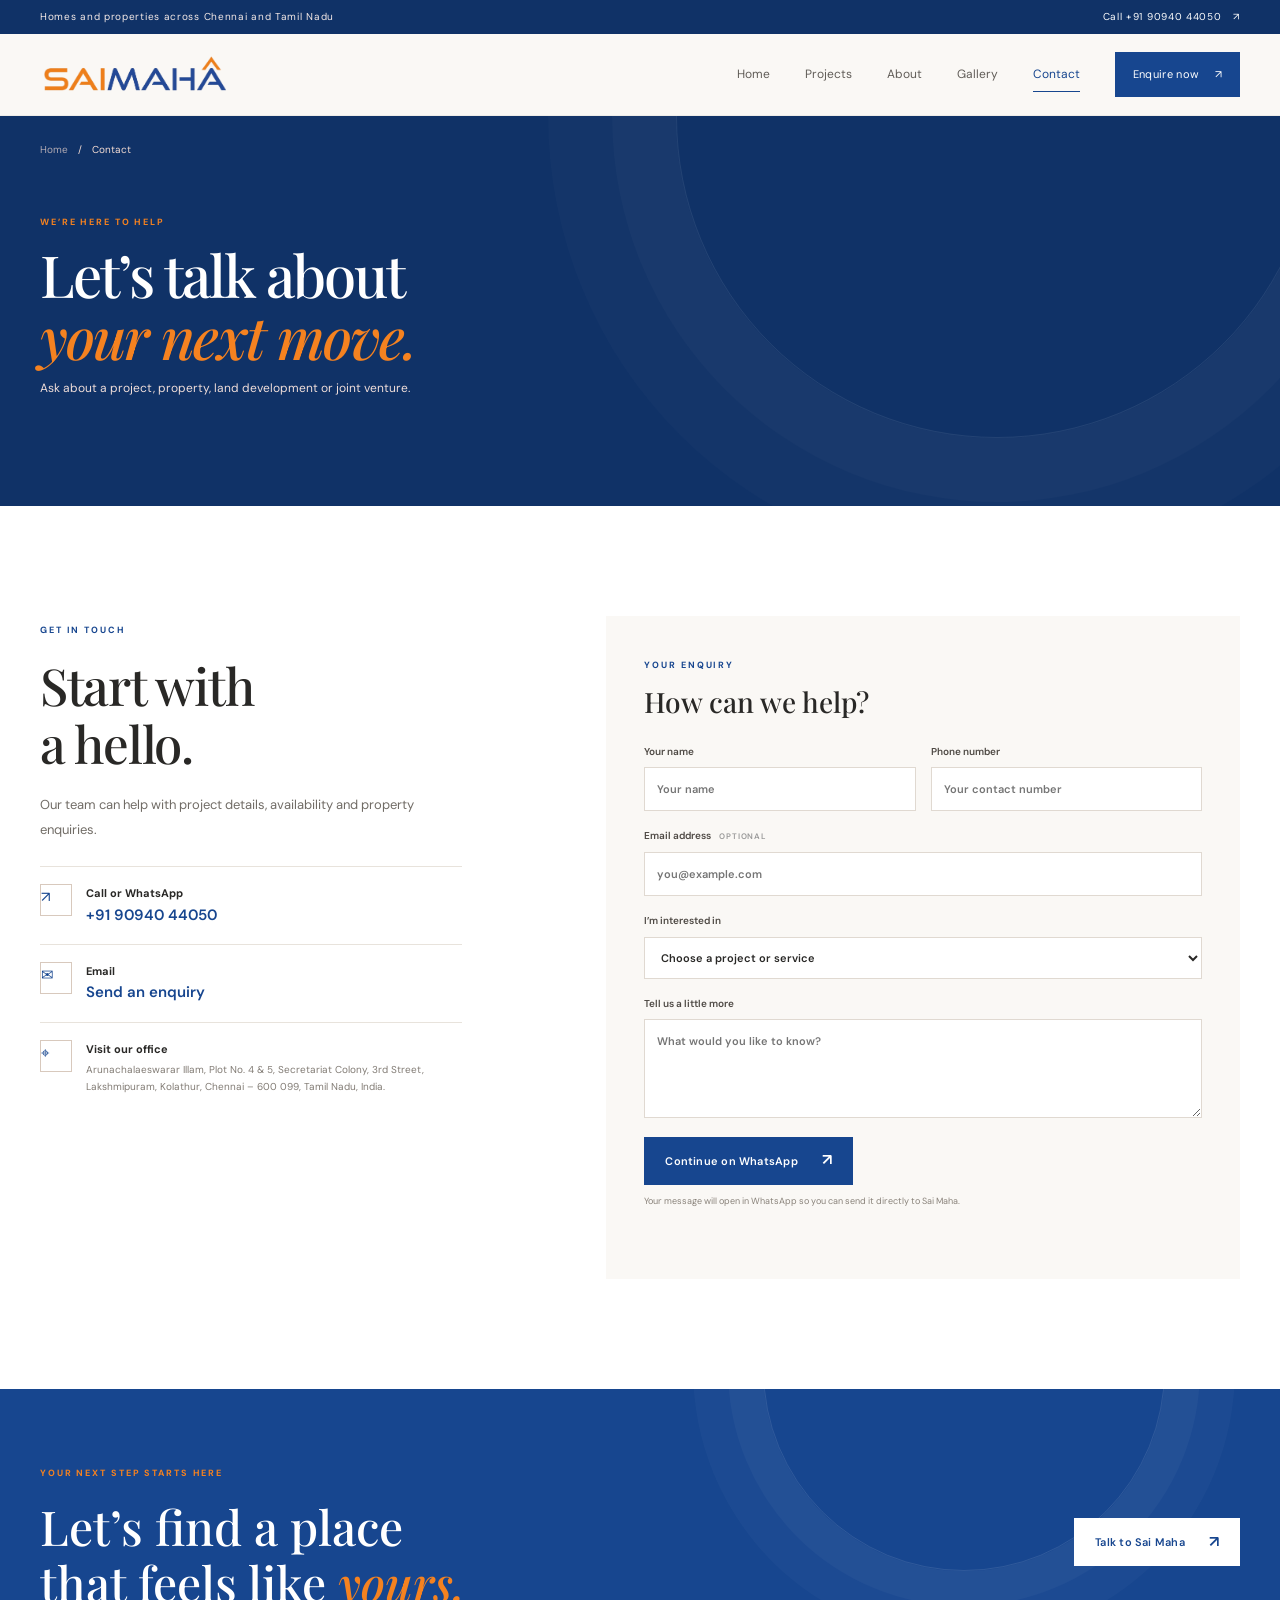
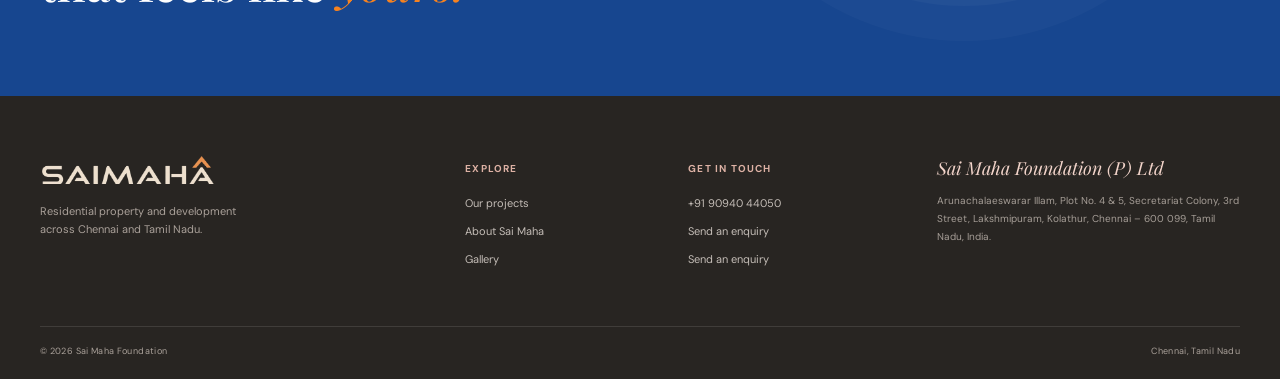
<file: contact.html>
<!doctype html><html lang="en"><head><meta charset="utf-8"><meta name="viewport" content="width=device-width,initial-scale=1"><meta name="theme-color" content="#17468f"><meta name="description" content="Contact Sai Maha Foundation in Kolathur, Chennai, for project and property enquiries."><title>Contact Sai Maha | Chennai</title><link rel="preconnect" href="https://fonts.googleapis.com"><link rel="preconnect" href="https://fonts.gstatic.com" crossorigin><link href="https://fonts.googleapis.com/css2?family=DM+Sans:wght@400;500;600;700&family=Playfair+Display:wght@500;600;700&display=swap" rel="stylesheet"><link rel="stylesheet" href="styles.css"></head><body data-page="contact"><div id="site-header"></div><main id="app"></main><div id="site-footer"></div><script src="app.js"></script></body></html>
</file>
<file: styles.css>
:root{--red:#17468f;--red-dark:#103267;--red-soft:#f58220;--ink:#292826;--muted:#77736d;--paper:#faf8f5;--white:#fff;--line:#e8e3dc;--serif:'Playfair Display',Georgia,serif;--sans:'DM Sans',Arial,sans-serif;--ease:cubic-bezier(.22,.68,0,1.04)}
*{box-sizing:border-box}html{scroll-behavior:smooth;scroll-padding-top:100px}body{margin:0;background:var(--paper);color:var(--ink);font-family:var(--sans);font-size:15px;line-height:1.65;-webkit-font-smoothing:antialiased}body.menu-open{overflow:hidden}img{display:block;width:100%;height:100%;object-fit:cover}a{color:inherit;text-decoration:none}button,input,textarea,select{font:inherit}button{color:inherit}.container{width:min(1200px,calc(100% - 80px));margin-inline:auto}.topline{background:var(--red-dark);color:#f5eae7;font-size:10px;letter-spacing:.07em}.topline-inner{min-height:34px;display:flex;justify-content:space-between;align-items:center}.topline a{color:#fff}.topline a span{margin-left:8px}.header{height:82px;background:rgba(250,248,245,.97);position:sticky;top:0;z-index:20;border-bottom:1px solid rgba(58,48,39,.06);transition:box-shadow .3s,background .3s}.header.scrolled{box-shadow:0 6px 26px #2d1c1712;background:#faf8f5f7}.nav-wrap{height:100%;display:flex;align-items:center;justify-content:space-between}.brand{display:flex;align-items:center;gap:11px}.brand-mark{width:48px;height:44px;display:grid;place-items:center;border:1px solid var(--red);color:var(--red);font-family:var(--serif);font-weight:700;font-size:20px;letter-spacing:-1px;position:relative}.brand-mark:after{content:"";position:absolute;inset:4px;border:1px solid #17468f55}.brand-text{font-size:14px;letter-spacing:.19em;line-height:1;font-weight:700;color:#302d2a}.brand-text small{display:block;font-size:7px;letter-spacing:.24em;font-weight:500;color:var(--muted);margin-top:6px}.nav{display:flex;align-items:center;gap:35px}.nav>a:not(.nav-cta){font-size:12px;color:#615d58;position:relative;padding:12px 0;transition:color .2s}.nav>a:not(.nav-cta):after{content:"";position:absolute;bottom:4px;left:0;width:100%;height:1px;background:var(--red);transform:scaleX(0);transform-origin:right;transition:transform .3s var(--ease)}.nav>a:not(.nav-cta):hover,.nav>a.active{color:var(--red)}.nav>a:not(.nav-cta):hover:after,.nav>a.active:after{transform:scaleX(1);transform-origin:left}.nav-cta{background:var(--red);color:white;padding:13px 18px;font-size:11px;letter-spacing:.03em;transition:background .2s,transform .2s}.nav-cta:hover{background:var(--red-dark);transform:translateY(-2px)}.nav-cta span{margin-left:12px}.menu-toggle{display:none}.hero{height:min(690px,calc(100svh - 116px));min-height:590px;position:relative;background:#302b25;color:white;overflow:hidden}.hero-image,.hero-shade{position:absolute;inset:0}.hero-image img{object-position:center 58%;animation:heroImage 1.7s cubic-bezier(.2,.65,.25,1) both;transform:scale(1.05)}.hero-shade{background:linear-gradient(90deg,rgba(27,24,21,.7),rgba(27,24,21,.3) 52%,rgba(27,24,21,.06)),linear-gradient(0deg,rgba(20,18,16,.35),transparent 45%)}.hero-content{position:relative;height:100%;display:flex;flex-direction:column;align-items:flex-start;justify-content:center;padding-bottom:35px}.eyebrow{font-size:9px;letter-spacing:.21em;color:var(--red);font-weight:700;display:inline-block}.eyebrow.light{color:#f58220}.hero h1,.page-hero h1,.detail-content h1{font:500 clamp(46px,6vw,82px)/1.06 var(--serif);letter-spacing:-.035em;margin:22px 0 16px;max-width:780px}.hero h1 em,.page-hero h1 em,.detail-content h1 em,.footer-cta h2 em,.project-enquire h2 em{font-weight:500;color:#f58220}.hero-content>p{font-size:14px;color:#f3efea;margin:0 0 30px}.hero-buttons{display:flex;align-items:center;gap:27px}.button{display:inline-flex;align-items:center;justify-content:center;gap:24px;min-height:48px;padding:0 21px;font-size:11px;font-weight:600;letter-spacing:.02em;border:0;cursor:pointer;transition:transform .25s var(--ease),box-shadow .25s,background .25s}.button:hover{transform:translateY(-3px);box-shadow:0 9px 22px #23161229}.button-red{color:#fff;background:var(--red)}.button-red:hover{background:var(--red-dark)}.button-red span,.button-outline span,.button-light span{font-size:16px;transition:transform .25s}.button:hover span{transform:translate(3px,-2px)}.text-link{font-size:11px;font-weight:700;color:var(--red);display:inline-flex;align-items:center;gap:15px}.text-link span{font-size:17px;transition:transform .25s var(--ease)}.text-link:hover span{transform:translateX(5px)}.light-link{color:white}.hero-caption{position:absolute;right:max(40px,calc((100vw - 1200px)/2));bottom:34px;display:flex;gap:20px;align-items:center;font-size:9px;letter-spacing:.12em}.hero-caption span:first-child{color:#e4b7a4}.hero-scroll{position:static;writing-mode:horizontal-tb;font-size:8px;letter-spacing:.17em;color:#eee8e2;display:flex;align-items:center;align-self:flex-start;flex-direction:row;gap:8px;margin-top:40px;white-space:nowrap}.hero-scroll span{font-size:14px;animation:nudgeDown 1.4s ease-in-out infinite}.section-pad{padding:110px 0}.intro{background:var(--paper)}.intro-grid{display:grid;grid-template-columns:.8fr 1.2fr;gap:12%;align-items:center}.intro-mark{align-self:stretch;display:flex;flex-direction:column;justify-content:space-between;border-right:1px solid var(--line);padding:18px 0}.intro-mark .eyebrow{max-width:145px;line-height:1.7}.big-number{font:500 150px/.9 var(--serif);color:#292826;letter-spacing:-.08em}.big-number span{color:#f58220}.intro-copy h2,.section-title h2,.story-copy h2,.about-lead h2,.contact-copy h2,.detail-intro h2,.feature-copy h2{font:500 clamp(34px,4vw,51px)/1.15 var(--serif);letter-spacing:-.025em;margin:15px 0 20px}.intro-copy h2 em,.story-copy h2 em,.about-lead h2 em,.detail-intro h2 em{color:var(--red-soft);font-weight:500}.intro-copy p,.story-copy>p,.about-lead p,.contact-copy>p,.detail-intro-grid>div>p{font-size:13px;color:#716c66;max-width:480px;line-height:1.9;margin:0 0 24px}.projects-section{background:#fff}.section-title{margin-bottom:42px;max-width:570px}.section-title h2{margin:13px 0;font-size:43px}.section-title>p{font-size:12px;color:var(--muted);max-width:430px}.project-grid{display:grid;grid-template-columns:1fr 1fr;gap:28px}.project-grid-three{grid-template-columns:repeat(3,1fr);gap:22px}.project-card{min-width:0}.project-image{height:340px;display:block;position:relative;overflow:hidden;background:#ded9d2}.project-grid-three .project-image{height:270px}.project-image img{transition:transform .8s cubic-bezier(.2,.7,.2,1);will-change:transform}.project-card:hover .project-image img{transform:scale(1.045)}.status{position:absolute;left:18px;top:18px;background:rgba(250,248,245,.94);color:var(--red);font-size:9px;letter-spacing:.1em;text-transform:uppercase;padding:8px 12px}.image-arrow{position:absolute;right:16px;bottom:16px;background:var(--red);color:white;width:38px;height:38px;display:grid;place-items:center;font-size:16px;transition:transform .3s,background .3s}.project-card:hover .image-arrow{transform:rotate(45deg);background:var(--red-dark)}.project-info{padding:18px 1px 0}.project-place{font-size:9px;letter-spacing:.12em;text-transform:uppercase;color:#888078}.project-info h3{font:500 26px var(--serif);margin:5px 0 13px}.project-meta{border-top:1px solid var(--line);padding-top:12px;display:flex;justify-content:space-between;align-items:center;font-size:10px;color:#77716a}.project-meta a{color:var(--red);font-weight:700}.project-meta b{font-size:14px;margin-left:7px}.section-link{text-align:center;margin-top:40px}.button-outline{border:1px solid #c9beb3;color:var(--red);background:transparent}.button-outline:hover{border-color:var(--red);background:white}.values-band{background:#123a78;color:white;padding:83px 0;position:relative;overflow:hidden}.values-band:after{content:"SM";position:absolute;right:-20px;bottom:-105px;font:700 310px/.9 var(--serif);color:#ffffff09;pointer-events:none}.values-inner{display:grid;grid-template-columns:1.25fr repeat(3,1fr);gap:42px;position:relative;z-index:1}.values-heading h2,.footer-cta h2,.project-enquire h2{font:500 39px/1.16 var(--serif);margin:15px 0}.values-heading h2 em{color:#f58220}.value-item{border-top:1px solid #ffffff59;padding-top:18px}.value-item>span{font:italic 13px var(--serif);color:#e9b4a5}.value-item h3{font:500 18px var(--serif);margin:24px 0 8px}.value-item p{font-size:11px;line-height:1.8;color:#e8d9d3;max-width:180px}.story-grid{display:grid;grid-template-columns:1.05fr .95fr;gap:9%;align-items:center}.story-photo{height:490px;position:relative}.story-photo img{object-position:center}.photo-note{position:absolute;left:-20px;bottom:24px;background:#fff;padding:14px 18px;color:var(--red);font:italic 14px var(--serif);box-shadow:0 8px 28px #20191414}.story-copy{position:relative;padding:30px 0}.story-copy h2{font-size:48px}.story-copy>p{margin-bottom:22px}.story-stamp{width:92px;height:92px;border:1px solid #c8bdb4;border-radius:50%;position:absolute;right:0;bottom:-62px;display:flex;flex-direction:column;align-items:center;justify-content:center;color:var(--red);transform:rotate(-11deg)}.story-stamp span{font:700 22px var(--serif)}.story-stamp small{text-align:center;font-size:6px;line-height:1.3;letter-spacing:.13em}.gallery-strip{padding:20px 0 100px;background:#f0ede8}.gallery-strip-head{display:flex;align-items:end;justify-content:space-between}.gallery-strip-head .section-title{margin-bottom:25px}.gallery-strip-head .section-title h2{font-size:37px}.gallery-teasers{display:grid;grid-template-columns:1.1fr .9fr 1fr;gap:7px}.gallery-teasers a{height:310px;position:relative;overflow:hidden}.gallery-teasers a:after{content:"";position:absolute;inset:45% 0 0;background:linear-gradient(transparent,#14120fc9)}.gallery-teasers img{transition:transform .8s}.gallery-teasers a:hover img{transform:scale(1.04)}.gallery-teasers a>span{position:absolute;z-index:1;bottom:20px;left:22px;color:#fff;font:500 20px var(--serif)}.gallery-teasers b{font:400 14px var(--sans);margin-left:14px}.footer-cta{background:var(--red);color:#fff;padding:70px 0;position:relative;overflow:hidden}.footer-cta:after{content:"";position:absolute;width:400px;height:400px;border:1px solid #ffffff1b;border-radius:50%;right:9%;top:-220px;box-shadow:0 0 0 35px #ffffff08,0 0 0 70px #ffffff06}.footer-cta-inner{display:flex;align-items:center;justify-content:space-between;position:relative;z-index:1}.footer-cta h2{font-size:48px}.button-light{background:#fff;color:var(--red)}.footer{background:#282522;color:#f8f4ef;padding:60px 0 20px}.footer-grid{display:grid;grid-template-columns:1.5fr .7fr .8fr 1.2fr;gap:46px;padding-bottom:48px}.brand-footer .brand-mark{color:#f3dbd2;border-color:#bd6e6d}.brand-footer .brand-mark:after{border-color:#bd6e6d66}.brand-footer .brand-text{color:#fff}.brand-footer .brand-text small{color:#b9ada5}.footer-grid>div:first-child>p{font-size:11px;color:#aaa19a;max-width:225px;margin-top:18px}.footer-grid h3{font-size:10px;letter-spacing:.12em;text-transform:uppercase;color:#deb2a5;margin:5px 0 17px}.footer-grid>div:not(:first-child)>a{display:block;font-size:11px;color:#c4bdb7;margin:10px 0;transition:color .2s}.footer-grid>div>a:hover{color:#fff}.footer-note>span{font:italic 18px var(--serif);color:#f2d4ca}.footer-note p{font-size:10px;color:#a69e97;line-height:1.8}.copyright{border-top:1px solid #ffffff1c;padding-top:17px;display:flex;justify-content:space-between;color:#aaa19a;font-size:9px;letter-spacing:.04em}.mobile-actions{display:none}.page-hero{position:relative;background:var(--red-dark);color:#fff;overflow:hidden}.page-hero:after{content:"";position:absolute;width:50vw;height:50vw;border:1px solid #ffffff15;border-radius:50%;right:-3vw;top:-25vw;box-shadow:0 0 0 5vw #ffffff05,0 0 0 10vw #ffffff04}.page-hero-small{min-height:390px;padding:26px 0 58px}.breadcrumbs{display:flex;gap:10px;align-items:center;font-size:10px;color:#f6ded4;margin-bottom:49px;position:relative;z-index:1}.breadcrumbs a{opacity:.7}.breadcrumbs a:hover{opacity:1}.page-hero .eyebrow{position:relative;z-index:1}.page-hero h1{font-size:58px;margin:12px 0}.page-hero p{font-size:12px;color:#f0deda;max-width:400px}.page-hero .container{position:relative;z-index:1}.filters{display:flex;gap:10px;flex-wrap:wrap;margin:0 0 33px}.filter{border:1px solid #e2dbd2;background:transparent;color:#69635d;font-size:10px;padding:10px 17px;cursor:pointer;transition:all .2s}.filter:hover,.filter.active{background:var(--red);color:white;border-color:var(--red)}.content-note{color:#938b83;font-size:10px;line-height:1.7;margin-top:27px}.project-grid [hidden],.gallery-item[hidden]{display:none}.detail-hero{height:490px;position:relative;color:white;background:#292521}.detail-image,.detail-overlay{position:absolute;inset:0}.detail-image img{object-position:center 55%}.detail-overlay{background:linear-gradient(90deg,#201b18b8,#201b1840 70%),linear-gradient(0deg,#201b1870,transparent 60%)}.detail-content{height:100%;display:flex;flex-direction:column;justify-content:end;padding-bottom:58px;position:relative}.detail-content .breadcrumbs{margin-bottom:auto;padding-top:27px}.detail-content .status{position:relative;left:0;top:0;align-self:flex-start;margin-bottom:6px}.detail-content h1{font-size:61px;margin:5px 0 6px}.detail-content>p{font-size:12px;color:#f3e8e0}.detail-content>p span{margin-inline:8px;color:#e4b7a4}.detail-intro{background:#fff}.detail-intro-grid{display:grid;grid-template-columns:1fr .8fr;gap:12%;align-items:center}.detail-intro h2{font-size:43px}.detail-intro-grid>div>p{margin:0 0 25px}.detail-features{background:#f0ede8;padding:85px 0}.feature-grid{display:grid;grid-template-columns:1fr .8fr;gap:10%;align-items:center}.feature-grid>div:first-child{height:440px}.feature-copy h2{font-size:43px}.feature-copy>p{color:#716c66;font-size:12px;line-height:1.9}.feature-list{border-top:1px solid #d7d0c7;margin-top:25px}.feature-list span{display:block;padding:13px 0;border-bottom:1px solid #d7d0c7;font-size:11px}.feature-list span:before{content:'↗';color:var(--red);margin-right:12px}.detail-gallery{display:grid;grid-template-columns:1.15fr .85fr .85fr;gap:15px;height:300px}.project-enquire{background:#123a78;color:#fff;padding:68px 0;position:relative;overflow:hidden}.project-enquire h2{font-size:46px}.project-enquire .button{margin-top:10px}.about-lead{display:grid;grid-template-columns:.8fr 1.2fr;gap:14%;align-items:start}.about-lead h2{font-size:52px}.about-lead .lead{font:500 22px/1.5 var(--serif);color:#45413d;margin:0 0 19px}.about-image{height:490px;position:relative}.about-image:after{content:"";position:absolute;inset:50% 0 0;background:linear-gradient(transparent,#17130eb5)}.about-image-caption{position:absolute;z-index:1;left:max(40px,calc((100vw - 1200px)/2));right:max(40px,calc((100vw - 1200px)/2));bottom:30px;color:#fff;display:flex;justify-content:space-between;font-size:10px;letter-spacing:.12em}.principles{display:grid;grid-template-columns:repeat(3,1fr);gap:34px}.principles article{padding-top:18px;border-top:1px solid #cfc6bb}.principles article span{color:var(--red);letter-spacing:.13em;font-size:9px}.principles h3{font:500 24px var(--serif);margin:23px 0 8px}.principles p{font-size:11px;color:#77716a;line-height:1.9;max-width:275px}.about-quote{padding:80px 0;background:#123a78;color:white;text-align:center}.quote-mark{font:100px/.7 var(--serif);color:#f58220}.about-quote blockquote{font:500 39px var(--serif);margin:14px auto 23px}.gallery-grid{display:grid;grid-template-columns:repeat(3,1fr);grid-auto-rows:235px;gap:15px}.gallery-item{margin:0;position:relative;overflow:hidden;background:#e3ded6}.gallery-item.tall{grid-row:span 2}.gallery-item img{transition:transform .7s}.gallery-item:hover img{transform:scale(1.05)}.gallery-item:after{content:"";position:absolute;inset:55% 0 0;background:linear-gradient(transparent,#181512bd)}.gallery-item figcaption{position:absolute;z-index:1;bottom:15px;left:17px;right:17px;color:#fff;display:flex;justify-content:space-between;align-items:end}.gallery-item figcaption span{font:500 19px var(--serif)}.gallery-item figcaption small{font-size:8px;letter-spacing:.13em;text-transform:uppercase}.contact-section{background:#fff}.contact-grid{display:grid;grid-template-columns:.8fr 1.2fr;gap:12%;align-items:start}.contact-copy h2{font-size:51px}.contact-detail{display:flex;gap:14px;padding:17px 0;border-top:1px solid var(--line)}.contact-icon{width:32px;height:32px;display:grid;place-items:center;border:1px solid #d8c9bd;color:var(--red);flex:none}.contact-detail b,.contact-detail span{display:block}.contact-detail b{font-size:11px}.contact-detail div span{color:#817b74;font-size:10px;margin-top:4px}.enquiry-form{background:var(--paper);padding:35px 38px}.enquiry-form h3{font:500 28px var(--serif);margin:7px 0 24px}.enquiry-form label{display:block;font-size:10px;font-weight:600;color:#4e4944;margin-bottom:17px}.form-row{display:grid;grid-template-columns:1fr 1fr;gap:15px}.enquiry-form input,.enquiry-form textarea,.enquiry-form select{display:block;width:100%;margin-top:7px;border:1px solid #e0d9d1;background:#fff;padding:12px;color:var(--ink);font-size:11px;border-radius:0;outline:none;transition:border .2s,box-shadow .2s}.enquiry-form input:focus,.enquiry-form textarea:focus,.enquiry-form select:focus{border-color:var(--red);box-shadow:0 0 0 3px #17468f12}.enquiry-form textarea{resize:vertical}.optional{color:#999;font-size:8px;margin-left:6px;letter-spacing:.1em}.form-privacy,.form-result{font-size:9px;color:#89827a}.form-result{color:#17468f;font-weight:600;min-height:18px}.enquiry-form button{margin-top:2px}
/* Motion: soft, staggered entrances with restrained hover feedback. */
.reveal{opacity:0;transform:translateY(26px);transition:opacity .75s var(--ease),transform .75s var(--ease);transition-delay:var(--delay,0ms)}.reveal.from-left{transform:translateX(-24px)}.reveal.from-right{transform:translateX(24px)}.reveal.is-visible{opacity:1;transform:translate(0,0)}.hero .eyebrow,.hero h1,.hero-content>p,.hero-buttons{opacity:0;animation:heroRise .8s var(--ease) forwards}.hero .eyebrow{animation-delay:.25s}.hero h1{animation-delay:.4s}.hero-content>p{animation-delay:.57s}.hero-buttons{animation-delay:.7s}.project-card,.value-item,.principles article,.gallery-item{transition:transform .35s var(--ease),box-shadow .35s}.project-card:hover{transform:translateY(-5px)}.gallery-item:hover{box-shadow:0 13px 28px #24160e1b}.header{animation:headerDown .55s ease both}.button:active,.filter:active{transform:scale(.98)}@keyframes heroRise{from{opacity:0;transform:translateY(22px)}to{opacity:1;transform:translateY(0)}}@keyframes heroImage{from{transform:scale(1.12);filter:brightness(.8)}to{transform:scale(1.02);filter:brightness(1)}}@keyframes nudgeDown{0%,100%{transform:translateY(0)}50%{transform:translateY(5px)}}@keyframes headerDown{from{opacity:.7}to{opacity:1}}
@media(max-width:1000px){.container{width:min(100% - 52px,900px)}.nav{gap:22px}.hero{min-height:540px;height:75svh}.project-grid-three{grid-template-columns:repeat(2,1fr)}.project-grid-three .project-image{height:290px}.values-inner{grid-template-columns:1fr 1fr;gap:28px}.values-heading{grid-column:1/-1}.footer-grid{grid-template-columns:1.2fr 1fr 1fr;gap:32px}.footer-note{grid-column:1/-1;max-width:480px}.story-photo{height:430px}.gallery-teasers a{height:250px}.section-pad{padding:85px 0}}
@media(max-width:700px){html{scroll-padding-top:76px}.container{width:calc(100% - 38px)}.topline-inner{min-height:30px;font-size:8px}.topline-inner>span{max-width:65%}.header{height:68px}.brand-mark{width:40px;height:37px;font-size:17px}.brand-text{font-size:12px}.brand-text small{font-size:6px}.menu-toggle{display:flex;width:42px;height:42px;align-items:center;justify-content:center;flex-direction:column;gap:6px;border:1px solid #e4dcd4;background:transparent;z-index:22}.menu-toggle span{width:17px;height:1px;background:var(--red);transition:transform .25s}.menu-toggle[aria-expanded=true] span:first-child{transform:translateY(3.5px) rotate(45deg)}.menu-toggle[aria-expanded=true] span:last-child{transform:translateY(-3.5px) rotate(-45deg)}.nav{position:fixed;inset:98px 0 0;background:var(--paper);z-index:21;display:flex;flex-direction:column;align-items:stretch;justify-content:flex-start;gap:0;padding:22px 26px 100px;transform:translateX(100%);visibility:hidden;transition:transform .35s var(--ease),visibility .35s}.nav.open{transform:translateX(0);visibility:visible}.nav>a:not(.nav-cta){font:500 27px var(--serif);padding:16px 0;border-bottom:1px solid var(--line)}.nav>a:not(.nav-cta):after{display:none}.nav-cta{margin-top:22px;padding:16px;font-size:12px;display:flex;justify-content:space-between}.hero{height:calc(82svh - 98px);min-height:510px;max-height:690px}.hero-image img{object-position:58% center}.hero-shade{background:linear-gradient(90deg,#211e1bd9,#211e1b70 72%,#211e1b30),linear-gradient(0deg,#17141162,transparent 45%)}.hero-content{padding-bottom:0;justify-content:center}.hero h1{font-size:clamp(46px,12vw,66px);margin:18px 0 13px}.hero-content>p{max-width:290px;font-size:12px;line-height:1.7}.hero-buttons{gap:18px;flex-wrap:wrap}.button{min-height:46px;padding:0 16px;gap:16px;font-size:10px}.hero-caption{right:19px;bottom:20px;font-size:8px}.hero-scroll{left:19px;bottom:19px;font-size:7px}.section-pad{padding:68px 0}.intro-grid{grid-template-columns:1fr;gap:20px}.intro-mark{border-right:0;border-bottom:1px solid var(--line);padding:0 0 13px;flex-direction:row;align-items:center}.big-number{font-size:75px}.intro-copy h2,.section-title h2,.story-copy h2,.about-lead h2,.contact-copy h2,.detail-intro h2,.feature-copy h2{font-size:35px}.intro-copy p,.story-copy>p{font-size:12px}.section-title{margin-bottom:28px}.section-title h2{margin:9px 0}.section-title>p{font-size:11px}.project-grid,.project-grid-three{grid-template-columns:1fr;gap:27px}.project-image,.project-grid-three .project-image{height:clamp(235px,70vw,350px)}.project-info h3{font-size:23px}.section-link{margin-top:28px}.values-band{padding:62px 0}.values-inner{grid-template-columns:1fr 1fr;gap:20px}.values-heading{grid-column:1/-1}.values-heading h2{font-size:34px}.value-item h3{font-size:16px;margin-top:18px}.value-item p{font-size:10px}.story-grid{grid-template-columns:1fr;gap:33px}.story-photo{height:clamp(280px,90vw,430px);margin-left:9px}.photo-note{left:-9px;bottom:16px;font-size:12px;padding:11px 14px}.story-copy{padding:0}.story-stamp{right:5px;bottom:-33px;width:72px;height:72px}.story-stamp span{font-size:18px}.story-stamp small{font-size:5px}.gallery-strip{padding:10px 0 60px}.gallery-strip-head{align-items:start;flex-direction:column;gap:0}.gallery-strip-head .section-title{margin-bottom:20px}.gallery-strip-head .section-title h2{font-size:33px}.gallery-teasers{grid-template-columns:1fr 1fr;gap:6px}.gallery-teasers a{height:190px}.gallery-teasers a:first-child{grid-column:span 2;height:230px}.gallery-teasers a>span{font-size:16px;left:14px;bottom:13px}.footer-cta{padding:53px 0}.footer-cta-inner{align-items:flex-start;flex-direction:column;gap:17px}.footer-cta h2{font-size:40px;margin:11px 0}.footer-cta:after{right:-250px}.footer{padding:43px 0 80px}.footer-grid{grid-template-columns:1fr 1fr;gap:28px 20px;padding-bottom:30px}.footer-grid>div:first-child{grid-column:1/-1}.footer-note{grid-column:1/-1}.copyright{font-size:8px}.mobile-actions{position:fixed;z-index:19;display:grid;grid-template-columns:1fr 1fr;left:0;right:0;bottom:0;padding:8px 10px calc(8px + env(safe-area-inset-bottom));background:#faf8f5f2;border-top:1px solid #ded7cf;backdrop-filter:blur(12px);gap:8px}.mobile-actions a{min-height:42px;display:grid;place-items:center;background:var(--red);color:#fff;font-size:10px;font-weight:700}.mobile-actions a+ a{color:var(--red);background:transparent;border:1px solid #c7aba4}.page-hero-small{min-height:360px;padding:18px 0 46px}.breadcrumbs{margin-bottom:42px;font-size:9px}.page-hero h1{font-size:47px;margin:11px 0}.page-hero p{font-size:11px;max-width:320px}.page-hero:after{width:90vw;height:90vw;right:-50vw;top:-35vw}.filters{gap:7px;margin-bottom:24px}.filter{padding:9px 11px;font-size:9px}.detail-hero{height:440px}.detail-content{padding-bottom:42px}.detail-content h1{font-size:43px}.detail-intro-grid,.feature-grid{grid-template-columns:1fr;gap:20px}.detail-intro h2{font-size:35px}.detail-features{padding:50px 0}.feature-grid>div:first-child{height:300px}.feature-copy h2{font-size:35px}.detail-gallery{grid-template-columns:1fr 1fr;grid-template-rows:180px 180px;height:auto;gap:8px}.detail-gallery img:first-child{grid-column:span 2}.project-enquire{padding:52px 0}.project-enquire h2{font-size:38px}.about-lead{grid-template-columns:1fr;gap:18px}.about-lead h2{font-size:41px;margin-bottom:0}.about-lead .lead{font-size:19px}.about-image{height:320px}.about-image-caption{left:19px;right:19px;bottom:16px;align-items:end;gap:14px;font-size:8px}.about-image-caption span:last-child{text-align:right;letter-spacing:.02em}.principles{grid-template-columns:1fr;gap:23px}.principles article{padding-top:13px}.principles h3{font-size:21px;margin:14px 0 5px}.principles p{margin:0}.about-quote{padding:59px 0}.about-quote blockquote{font-size:31px;max-width:320px}.gallery-grid{grid-template-columns:1fr 1fr;grid-auto-rows:170px;gap:8px}.gallery-item.tall{grid-row:span 2}.gallery-item figcaption{left:10px;right:10px;bottom:10px;display:block}.gallery-item figcaption span{display:block;font-size:16px}.gallery-item figcaption small{font-size:7px}.contact-grid{grid-template-columns:1fr;gap:30px}.contact-copy h2{font-size:41px;margin:10px 0}.contact-copy>p{font-size:11px}.enquiry-form{padding:25px 18px}.enquiry-form h3{font-size:24px}.form-row{grid-template-columns:1fr;gap:0}.form-row label{margin-bottom:14px}.content-note{font-size:9px}}
@media(max-width:380px){.container{width:calc(100% - 30px)}.topline{font-size:7px}.hero h1{font-size:43px}.hero-buttons{gap:13px}.button{padding:0 12px}.nav{padding-inline:20px}.values-inner{gap:14px}.gallery-grid{grid-auto-rows:145px}.detail-content h1{font-size:37px}}
@media(prefers-reduced-motion:reduce){*,*::before,*::after{scroll-behavior:auto!important;animation-duration:.01ms!important;animation-iteration-count:1!important;transition-duration:.01ms!important}.reveal{opacity:1;transform:none}}
@media(max-width:700px){.hero-scroll{position:static;left:auto;bottom:auto;writing-mode:horizontal-tb;flex-direction:row;align-self:flex-start;transform:none;margin-top:40px;white-space:nowrap;gap:8px;font-size:8px}.hero-scroll span{font-size:13px}}

@media(max-width:700px){.mobile-actions{grid-template-columns:repeat(3,minmax(0,1fr));gap:0;padding:0 4px calc(env(safe-area-inset-bottom));background:var(--red-dark);border-top:0;backdrop-filter:none}.mobile-actions a,.mobile-actions a+a{min-height:50px;display:grid;place-items:center;background:transparent;color:#fff;border:0;font-size:9px;font-weight:600;letter-spacing:.12em;text-transform:uppercase;white-space:nowrap}.mobile-actions a:active{background:#ffffff18}}

.brand-logo{display:block;width:190px;height:auto;object-fit:contain}.brand-footer .brand-logo{width:175px;max-height:60px}.nav-cta{background:var(--red)}.eyebrow{color:var(--red)}.button-red{background:var(--red)}.status{color:var(--red)}.values-band{background:#123a78}.footer-cta{background:#17468f}.contact-detail a{color:var(--red);font-weight:600}



@media(max-width:700px){.header{z-index:1000}.header .nav{position:fixed;top:102px;right:0;bottom:0;left:0;width:100%;height:calc(100dvh - 102px);min-height:calc(100vh - 102px);overflow-y:auto;background:#faf8f5;isolation:isolate;z-index:1001}.header .nav.open{transform:translateX(0);visibility:visible}}
</file>
